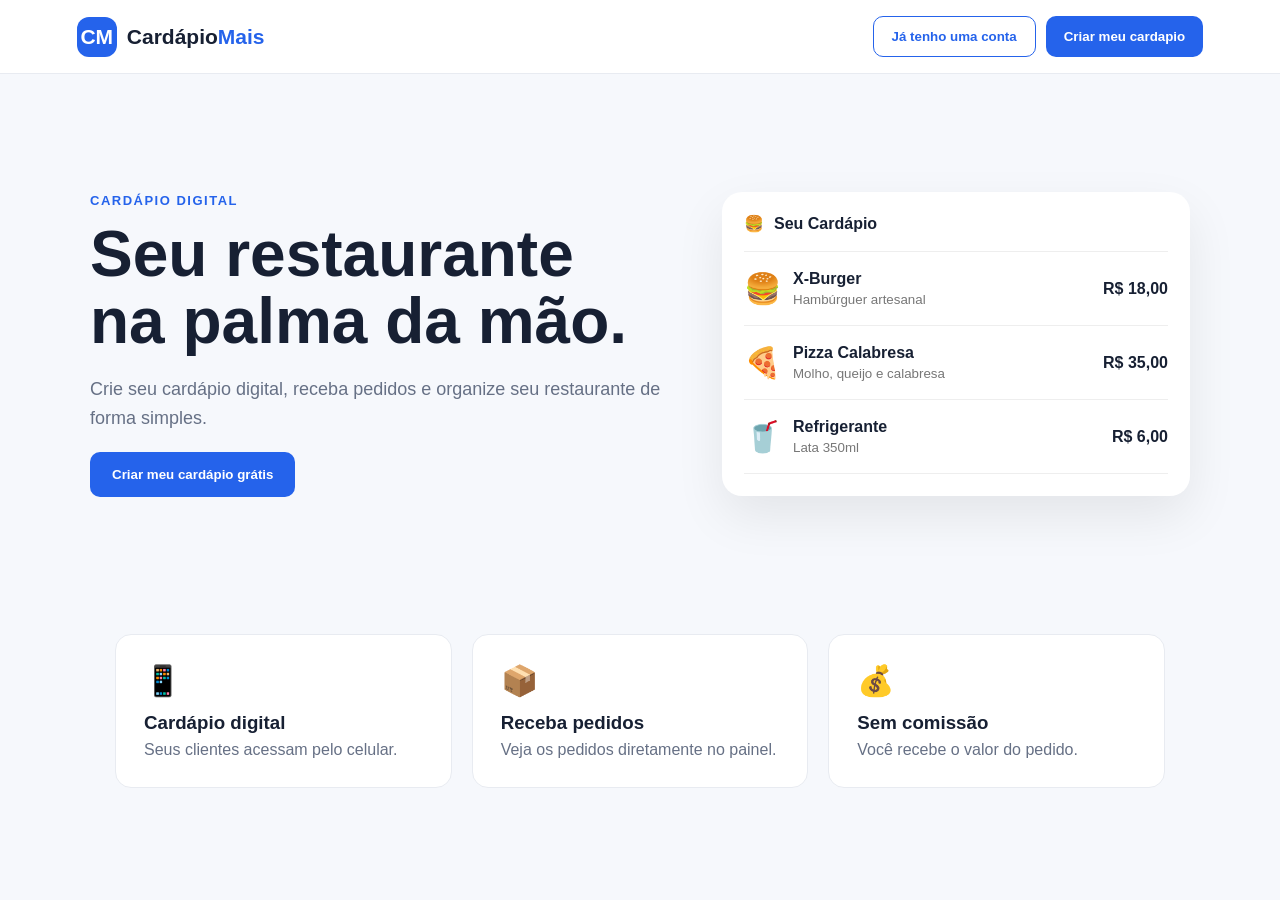
<file: index.html>
<!DOCTYPE html>
<html lang="pt-BR">
<head>
    <meta charset="UTF-8">
    <meta name="viewport" content="width=device-width, initial-scale=1.0">
    <title>CardápioMais</title>
    <link rel="stylesheet" href="style.css">
</head>
<body>

<header class="site-header">
    <div class="brand">
        <div class="brand-logo">CM</div>
        <strong>Cardápio<span>Mais</span></strong>
    </div>

    <div class="header-actions">
        <button class="btn-outline" onclick="abrirLogin()">Já tenho uma conta</button>
        <button class="btn-primary" onclick="abrirCadastro()">Criar meu cardapio</button>
    </div>
</header>

<main>
    <section class="hero">
        <div class="hero-content">
            <span class="eyebrow">CARDÁPIO DIGITAL</span>
            <h1>Seu restaurante na palma da mão.</h1>
            <p>Crie seu cardápio digital, receba pedidos e organize seu restaurante de forma simples.</p>
            <button class="btn-primary btn-large" onclick="abrirCadastro()">Criar meu cardápio grátis</button>
        </div>

        <div class="preview">
            <div class="preview-top">
                <span>🍔</span>
                <strong>Seu Cardápio</strong>
            </div>

            <div class="preview-item">
                <div>🍔</div>
                <span>X-Burger<small>Hambúrguer artesanal</small></span>
                <b>R$ 18,00</b>
            </div>

            <div class="preview-item">
                <div>🍕</div>
                <span>Pizza Calabresa<small>Molho, queijo e calabresa</small></span>
                <b>R$ 35,00</b>
            </div>

            <div class="preview-item">
                <div>🥤</div>
                <span>Refrigerante<small>Lata 350ml</small></span>
                <b>R$ 6,00</b>
            </div>
        </div>
    </section>

    <section class="features">
        <div>
            <span>📱</span>
            <h3>Cardápio digital</h3>
            <p>Seus clientes acessam pelo celular.</p>
        </div>

        <div>
            <span>📦</span>
            <h3>Receba pedidos</h3>
            <p>Veja os pedidos diretamente no painel.</p>
        </div>

        <div>
            <span>💰</span>
            <h3>Sem comissão</h3>
            <p>Você recebe o valor do pedido.</p>
        </div>
    </section>
</main>

<div class="modal" id="modalCadastro">
    <div class="modal-box">
        <button class="close" onclick="fecharCadastro()">×</button>

        <h2>Criar conta</h2>
        <p>Cadastre seu estabelecimento.</p>

        <form id="formCadastro" autocomplete="off">
            <input id="estabelecimento" placeholder="Nome do estabelecimento" autocomplete="organization" required>
            <input id="nome" placeholder="Nome do responsável" autocomplete="name" required>
            <input id="email" type="email" placeholder="E-mail" autocomplete="email" required>
            <input id="telefone" type="tel" placeholder="WhatsApp" required>

            <h3>📍 Endereço do restaurante</h3>

            <div class="grid2">
                <input id="cep" placeholder="CEP" required>
                <input id="numero" placeholder="Número" required>
            </div>

            <input id="rua" placeholder="Rua" required>
            <input id="bairro" placeholder="Bairro" required>

            <div class="grid2">
                <input id="cidade" placeholder="Cidade" required>
                <input id="estado" placeholder="UF" maxlength="2" required>
            </div>

            <input id="complemento" placeholder="Complemento (opcional)">
            <input id="senha" type="password" placeholder="Senha" autocomplete="new-password" readonly required>

            <button class="btn-primary full" type="submit">Criar conta</button>
        </form>
    </div>
</div>

<div class="modal" id="modalLogin">
    <div class="modal-box">
        <button class="close" onclick="fecharLogin()">×</button>

        <h2>Entrar</h2>
        <p>Acesse seu painel.</p>

        <form id="formLogin" autocomplete="on">
            <input id="loginEmail" type="email" placeholder="E-mail" autocomplete="username" required>
            <input id="loginSenha" type="password" placeholder="Senha" autocomplete="new-password" readonly required>

            <button class="btn-primary full" type="submit">Entrar</button>
        </form>
    </div>
</div>

<script src="script.js"></script>
</body>
</html>
</file>
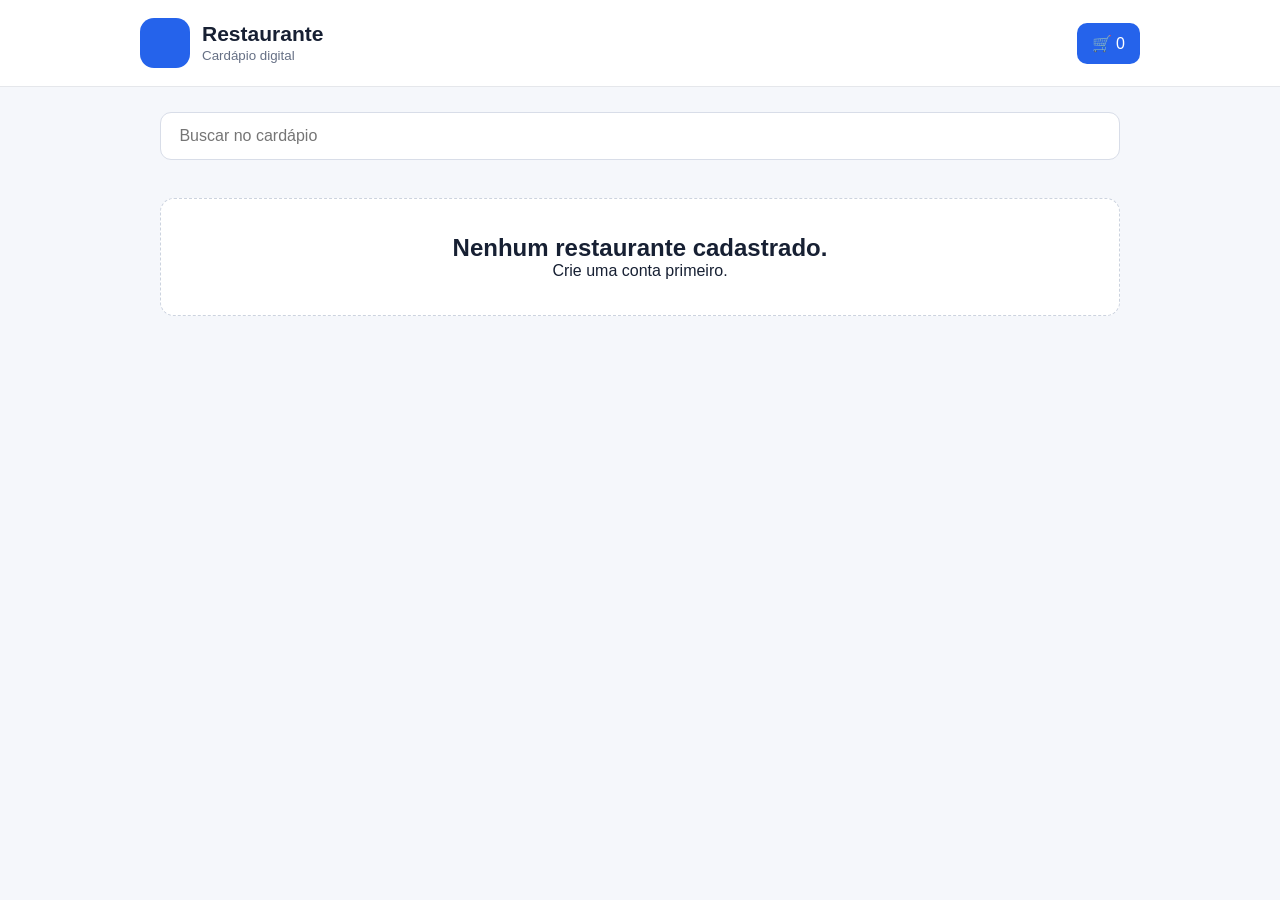
<file: cardapio.html>
<!DOCTYPE html>
<html lang="pt-BR">
<head>
    <meta charset="UTF-8">
    <meta name="viewport" content="width=device-width, initial-scale=1.0">
    <title>Cardápio</title>
    <link rel="stylesheet" href="cardapio.css">
</head>
<body>

<header>
    <div class="restaurant">
        <div class="restaurant-avatar" id="avatar"></div>

        <div>
            <h1 id="nomeRestaurante">Restaurante</h1>
            <small>Cardápio digital</small>
        </div>
    </div>

    <button class="cart-button" onclick="abrirCarrinho()">
        🛒 <span id="qtdCarrinho">0</span>
    </button>
</header>

<main>
    <input
        class="search"
        id="busca"
        placeholder=" Buscar no cardápio"
        oninput="render()"
    >

    <div id="categorias" class="categories"></div>

    <div id="cardapio"></div>
</main>

<div class="modal" id="modalCarrinho">
    <div class="box">
        <button class="close" onclick="fecharCarrinho()">×</button>

        <h2>Seu pedido</h2>

        <div id="itensCarrinho"></div>

        <div class="cart-total">
            <span>Total</span>
            <b id="totalCarrinho">R$ 0,00</b>
        </div>

        <button class="primary" onclick="abrirFinalizar()">
            Finalizar pedido
        </button>
    </div>
</div>

<div class="modal" id="modalFinalizar">
    <div class="box">
        <button class="close" onclick="fecharFinalizar()">×</button>

        <h2>Finalizar pedido</h2>
        <p>Preencha seus dados para entrega.</p>

        <form id="checkout">
            <input id="clienteNome" placeholder="Seu nome" required>
            <input id="clienteTelefone" type="tel" placeholder="WhatsApp" required>

            <h3>📍 Endereço de entrega</h3>

            <div class="grid">
                <input id="clienteCep" placeholder="CEP" required>
                <input id="clienteNumero" placeholder="Número" required>
            </div>

            <input id="clienteRua" placeholder="Rua" required>
            <input id="clienteBairro" placeholder="Bairro" required>
            <input id="clienteCidade" placeholder="Cidade" required>

            <div class="grid">
                <input id="clienteEstado" placeholder="UF" maxlength="2" required>
            </div>

            <input id="clienteComplemento" placeholder="Complemento (opcional)">

            <textarea id="clienteObservacao" placeholder="Observação do pedido"></textarea>

            <div class="checkout-total">
                Total: <b id="checkoutTotal">R$ 0,00</b>
            </div>

            <button class="primary" type="submit">Enviar pedido</button>
        </form>
    </div>
</div>

<script src="cardapio.js"></script>
</body>
</html>
</file>
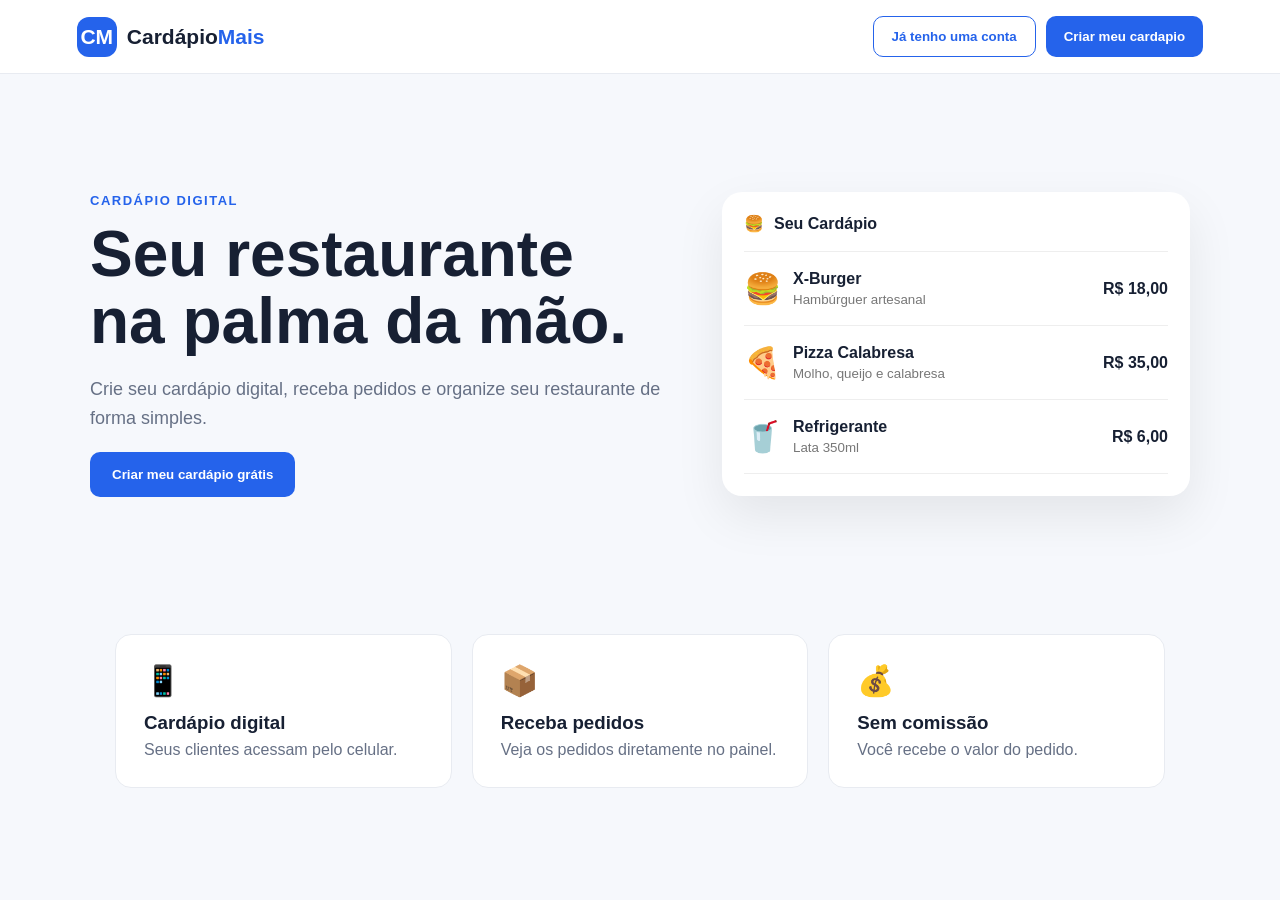
<file: dashboard.html>
<!DOCTYPE html>
<html lang="pt-BR">

<head>
    <meta charset="UTF-8">
    <meta name="viewport" content="width=device-width, initial-scale=1.0">
    <title>Painel - CardápioMais</title>
    <link rel="stylesheet" href="dashboard.css">
</head>

<body>

    <aside class="sidebar">
        <div class="logo">CM</div>
        <h2>Cardápio<span>Mais</span></h2>

        <div class="rest">
            <div id="avatar">R</div>
            <div>
                <b id="restNome">Restaurante</b>
                <small>Painel</small>
            </div>
        </div>

        <nav>
            <button class="nav ativo" data-secao="inicio" onclick="mostrarSecao('inicio', this)">📊 Visão geral</button>
            <button class="nav" data-secao="produtos" onclick="mostrarSecao('produtos', this)">🍔 Produtos</button>
            <button class="nav" data-secao="pedidos" onclick="mostrarSecao('pedidos', this)">📦 Pedidos <i
                    id="badge">0</i></button>
            <button class="nav" data-secao="cardapio" onclick="mostrarSecao('cardapio', this)">📱 Meu cardápio</button>
            <button class="nav" data-secao="configuracoes" onclick="mostrarSecao('configuracoes', this)">⚙️
                Configurações</button>
        </nav>

        <button class="sair" onclick="window.location.href='index.html'">🚪 Sair</button>
    </aside>

    <main class="main">

        <section id="inicio" class="secao ativo">
            <div class="top">
                <div>
                    <small>PAINEL</small>
                    <h1>Visão geral</h1>
                    <p>Acompanhe seus pedidos e produtos.</p>
                </div>
                <button onclick="atualizarTudo()">↻ Atualizar</button>
            </div>

            <div class="stats">
                <div>📦 <span>Pedidos<strong id="totalPedidos">0</strong></span></div>
                <div>💰 <span>Valor dos pedidos<strong id="totalVendas">R$ 0,00</strong></span></div>
                <div>🍔 <span>Produtos<strong id="totalProdutos">0</strong></span></div>
                <div>👥 <span>Clientes<strong id="totalClientes">0</strong></span></div>
            </div>

            <div class="panel">
                <h2>Pedidos recentes</h2>
                <div id="recentes"></div>
            </div>
        </section>

        <section id="produtos" class="secao">
            <div class="top">
                <div>
                    <small>GERENCIAMENTO</small>
                    <h1>Produtos</h1>
                </div>
                <button class="primary" onclick="abrirModalProduto()">+ Adicionar produto</button>
            </div>

            <div class="filters">
                <input id="busca" placeholder=" Buscar produto" oninput="renderProdutos()">
                <select id="categoria" onchange="renderProdutos()">
                    <option value="todas">Todas as categorias</option>
                </select>
            </div>

            <div id="listaProdutos" class="products"></div>
        </section>

        <section id="pedidos" class="secao">
            <div class="top">
                <div>
                    <small>VENDAS</small>
                    <h1>Pedidos</h1>
                    <p>Pedidos recebidos pelos clientes.</p>
                </div>
                <button onclick="renderPedidos()">↻ Atualizar pedidos</button>
            </div>

            <div class="order-filters">
                <button class="active" onclick="filtrar('todos', this)">Todos</button>
                <button onclick="filtrar('aguardando_pagamento', this)">Aguardando pagamento</button>
                <button onclick="filtrar('novo', this)">Novos</button>
                <button onclick="filtrar('em_preparo', this)">Em preparo</button>
                <button onclick="filtrar('pronto', this)">Prontos</button>
                <button onclick="filtrar('entregue', this)">Entregues</button>
                <button onclick="filtrar('cancelado', this)">Cancelados</button>
            </div>

            <div id="listaPedidos"></div>
        </section>

        <section id="cardapio" class="secao">
            <div class="top">
                <div>
                    <small>ENDEREÇO DIGITAL</small>
                    <h1>Meu cardápio</h1>
                </div>
            </div>

            <div class="panel center">
                <div class="big">📱</div>
                <p>Compartilhe seu cardápio com seus clientes.</p>

                <div class="link">
                    <span id="linkCardapio">cardapio.html</span>
                    <button onclick="copiarLink()">Copiar</button>
                </div>

                <button class="primary" onclick="window.open('cardapio.html', '_blank')">
                    Abrir cardápio
                </button>
            </div>
        </section>

        <section id="configuracoes" class="secao">
            <div class="top">
                <div>
                    <small>CONTA</small>
                    <h1>Configurações</h1>
                </div>
            </div>

            <div class="panel config">
                <p>Estabelecimento<strong id="cEstabelecimento"></strong></p>
                <p>Responsável<strong id="cNome"></strong></p>
                <p>E-mail<strong id="cEmail"></strong></p>
                <p>WhatsApp<strong id="cTelefone"></strong></p>
                <p>📍 Endereço<strong id="cEndereco"></strong></p>
            </div>
        </section>

    </main>

    <div class="modal" id="modalProduto">
        <div class="modal-box">
            <button class="close" onclick="fecharModalProduto()">×</button>

            <h2 id="tituloModalProduto">Adicionar produto</h2>

            <form id="formProduto">
                <input id="pNome" placeholder="Nome do produto" required>
                <textarea id="pDescricao" placeholder="Descrição"></textarea>

                <div class="grid">
                    <input id="pPreco" type="number" step="0.01" min="0" placeholder="Preço" required>
                    <input id="pCategoria" placeholder="Categoria" required>
                </div>

                <input id="pImagem" type="file" accept="image/*">

                <div id="preview"></div>

                <button class="primary" id="botaoSalvarProduto" type="submit">Salvar produto</button>
            </form>
        </div>
    </div>

    <script src="dashboard.js"></script>
</body>

</html>
</file>
<file: style.css>
* {
    box-sizing: border-box;
    margin: 0;
    padding: 0;
}

body {
    font-family: Arial, sans-serif;
    background: #f6f8fc;
    color: #172033;
}

.site-header {
    height: 74px;
    padding: 0 6%;
    background: white;
    display: flex;
    align-items: center;
    justify-content: space-between;
    border-bottom: 1px solid #e8ebf1;
}

.brand {
    display: flex;
    align-items: center;
    gap: 10px;
    font-size: 21px;
}

.brand-logo {
    width: 40px;
    height: 40px;
    border-radius: 12px;
    background: #2563eb;
    color: white;
    display: flex;
    align-items: center;
    justify-content: center;
    font-weight: bold;
}

.brand span {
    color: #2563eb;
}

.header-actions {
    display: flex;
    gap: 10px;
}

button {
    border: 0;
    cursor: pointer;
    font-family: inherit;
}

.btn-primary,
.btn-outline {
    padding: 12px 18px;
    border-radius: 10px;
    font-weight: bold;
    transition: .2s;
}

.btn-primary {
    background: #2563eb;
    color: white;
}

.btn-primary:hover {
    background: #1d4ed8;
}

.btn-outline {
    background: white;
    color: #2563eb;
    border: 1px solid #2563eb;
}

.btn-large {
    padding: 15px 22px;
    margin-top: 20px;
}

.hero {
    max-width: 1150px;
    margin: auto;
    min-height: 540px;
    padding: 70px 25px;
    display: grid;
    grid-template-columns: 1.1fr .9fr;
    gap: 60px;
    align-items: center;
}

.eyebrow {
    color: #2563eb;
    font-size: 13px;
    font-weight: bold;
    letter-spacing: 1.5px;
}

.hero h1 {
    margin-top: 12px;
    font-size: clamp(38px, 5vw, 64px);
    line-height: 1.05;
}

.hero p {
    margin-top: 20px;
    color: #667085;
    font-size: 18px;
    line-height: 1.6;
    max-width: 600px;
}

.preview {
    background: white;
    padding: 22px;
    border-radius: 20px;
    box-shadow: 0 20px 50px rgba(0,0,0,.08);
}

.preview-top {
    display: flex;
    gap: 10px;
    align-items: center;
    padding-bottom: 18px;
    border-bottom: 1px solid #eee;
}

.preview-item {
    display: flex;
    align-items: center;
    gap: 12px;
    padding: 18px 0;
    border-bottom: 1px solid #eee;
}

.preview-item > div {
    font-size: 30px;
}

.preview-item span {
    flex: 1;
    font-weight: bold;
}

.preview-item small {
    display: block;
    color: #777;
    font-weight: normal;
    margin-top: 4px;
}

.features {
    max-width: 1100px;
    margin: 20px auto 70px;
    padding: 0 25px;
    display: grid;
    grid-template-columns: repeat(3, 1fr);
    gap: 20px;
}

.features div {
    background: white;
    padding: 28px;
    border-radius: 16px;
    border: 1px solid #e8ebf1;
}

.features span {
    font-size: 30px;
}

.features h3 {
    margin: 14px 0 7px;
}

.features p {
    color: #667085;
}

.modal {
    display: none;
    position: fixed;
    inset: 0;
    background: rgba(0,0,0,.5);
    z-index: 1000;
    align-items: center;
    justify-content: center;
    padding: 20px;
}

.modal.ativo {
    display: flex;
}

.modal-box {
    background: white;
    width: min(500px, 100%);
    max-height: 90vh;
    overflow-y: auto;
    padding: 28px;
    border-radius: 18px;
    position: relative;
}

.close {
    position: absolute;
    right: 18px;
    top: 14px;
    background: none;
    font-size: 28px;
    color: #667085;
}

.modal-box h2 {
    margin-bottom: 8px;
}

.modal-box > p {
    color: #667085;
    margin-bottom: 20px;
}

form {
    display: flex;
    flex-direction: column;
    gap: 12px;
}

input,
textarea,
select {
    width: 100%;
    border: 1px solid #d8dde8;
    border-radius: 10px;
    padding: 13px;
    font: inherit;
    outline: none;
}

input:focus,
textarea:focus,
select:focus {
    border-color: #2563eb;
}

textarea {
    min-height: 90px;
    resize: vertical;
}

.grid2 {
    display: grid;
    grid-template-columns: 1fr 1fr;
    gap: 10px;
}

.full {
    width: 100%;
    margin-top: 5px;
}

@media (max-width: 750px) {
    .site-header {
        padding: 12px 20px;
        height: auto;
        gap: 15px;
        flex-wrap: wrap;
    }

    .header-actions {
        width: 100%;
    }

    .header-actions button {
        flex: 1;
    }

    .hero {
        grid-template-columns: 1fr;
        padding-top: 45px;
    }

    .features {
        grid-template-columns: 1fr;
    }
}
</file>
<file: cardapio.css>
* {
    box-sizing: border-box;
    margin: 0;
    padding: 0;
}

body {
    font-family: Arial, sans-serif;
    background: #f5f7fb;
    color: #172033;
}

button {
    border: 0;
    cursor: pointer;
    font: inherit;
}

header {
    background: white;
    padding: 18px max(20px, calc((100% - 1000px) / 2));
    border-bottom: 1px solid #e5e7eb;
    display: flex;
    justify-content: space-between;
    align-items: center;
}

.restaurant {
    display: flex;
    align-items: center;
    gap: 12px;
}

.restaurant-avatar {
    width: 50px;
    height: 50px;
    border-radius: 14px;
    background: #2563eb;
    color: white;
    display: flex;
    align-items: center;
    justify-content: center;
    font-size: 21px;
    font-weight: bold;
}

.restaurant h1 {
    font-size: 21px;
}

.restaurant small {
    color: #667085;
}

.cart-button {
    background: #2563eb;
    color: white;
    padding: 11px 15px;
    border-radius: 10px;
}

main {
    max-width: 1000px;
    margin: auto;
    padding: 25px 20px 60px;
}

.search {
    margin-bottom: 18px;
    padding: 14px;
    border: 1px solid #d8dde8;
    border-radius: 11px;
    width: 100%;
    font: inherit;
    outline: none;
}

.categories {
    display: flex;
    gap: 8px;
    overflow-x: auto;
    padding-bottom: 20px;
}

.categories button {
    white-space: nowrap;
    background: white;
    border: 1px solid #dce1ea;
    padding: 9px 14px;
    border-radius: 20px;
}

.categories button.active {
    background: #2563eb;
    color: white;
}

.menu-item {
    display: flex;
    gap: 18px;
    background: white;
    padding: 16px;
    border: 1px solid #e8ebf1;
    border-radius: 15px;
    margin-bottom: 14px;
}

.menu-item img,
.item-image {
    width: 130px;
    height: 130px;
    border-radius: 12px;
    object-fit: cover;
    background: #eef2f7;
    display: flex;
    align-items: center;
    justify-content: center;
    font-size: 45px;
    flex-shrink: 0;
}

.item-content {
    flex: 1;
}

.category {
    font-size: 12px;
    color: #2563eb;
    font-weight: bold;
}

.item-content h2 {
    margin: 6px 0;
}

.item-content p {
    color: #667085;
    margin-bottom: 15px;
}

.item-bottom {
    display: flex;
    align-items: center;
    justify-content: space-between;
    gap: 15px;
}

.item-bottom strong {
    font-size: 18px;
}

.item-bottom button,
.primary {
    background: #2563eb;
    color: white;
    padding: 10px 14px;
    border-radius: 9px;
}

.empty {
    background: white;
    padding: 35px;
    text-align: center;
    border: 1px dashed #ccd3df;
    border-radius: 14px;
}

.modal {
    display: none;
    position: fixed;
    inset: 0;
    background: rgba(0,0,0,.5);
    z-index: 1000;
    align-items: center;
    justify-content: center;
    padding: 20px;
}

.modal.ativo {
    display: flex;
}

.box {
    background: white;
    width: min(550px, 100%);
    max-height: 90vh;
    overflow-y: auto;
    border-radius: 17px;
    padding: 27px;
    position: relative;
}

.close {
    position: absolute;
    top: 12px;
    right: 18px;
    background: none;
    font-size: 28px;
    color: #667085;
}

.box h2 {
    margin-bottom: 18px;
}

.box p {
    color: #667085;
    margin-bottom: 18px;
}

form {
    display: flex;
    flex-direction: column;
    gap: 12px;
}

input,
textarea {
    padding: 13px;
    border: 1px solid #d8dde8;
    border-radius: 9px;
    font: inherit;
    outline: none;
}

textarea {
    min-height: 90px;
    resize: vertical;
}

.grid {
    display: grid;
    grid-template-columns: 1fr 1fr;
    gap: 10px;
}

.cart-item {
    display: flex;
    justify-content: space-between;
    align-items: center;
    gap: 10px;
    padding: 15px 0;
    border-bottom: 1px solid #eee;
}

.cart-item small {
    display: block;
    color: #667085;
    margin-top: 4px;
}

.quantity {
    display: flex;
    align-items: center;
    gap: 8px;
}

.quantity button {
    width: 30px;
    height: 30px;
    border-radius: 7px;
    background: #eef2f7;
}

.cart-total,
.checkout-total {
    display: flex;
    justify-content: space-between;
    padding: 18px 0;
    font-size: 18px;
}

@media (max-width: 600px) {
    .menu-item {
        gap: 12px;
    }

    .menu-item img,
    .item-image {
        width: 95px;
        height: 95px;
    }

    .item-content h2 {
        font-size: 18px;
    }

    .item-content p {
        font-size: 14px;
    }

    .item-bottom {
        align-items: flex-start;
        flex-direction: column;
    }
}
</file>
<file: dashboard.css>
* {
    box-sizing: border-box;
    margin: 0;
    padding: 0;
}

body {
    font-family: Arial, sans-serif;
    background: #f5f7fb;
    color: #172033;
    display: flex;
    min-height: 100vh;
}

button {
    font: inherit;
    cursor: pointer;
    border: 0;
}

.sidebar {
    width: 250px;
    background: #111827;
    color: white;
    padding: 25px 18px;
    position: fixed;
    top: 0;
    bottom: 0;
    left: 0;
}

.logo {
    width: 45px;
    height: 45px;
    border-radius: 12px;
    background: #2563eb;
    display: flex;
    align-items: center;
    justify-content: center;
    font-weight: bold;
    margin-bottom: 10px;
}

.sidebar h2 {
    margin-bottom: 25px;
}

.sidebar h2 span {
    color: #60a5fa;
}

.rest {
    display: flex;
    gap: 10px;
    align-items: center;
    background: #1f2937;
    padding: 12px;
    border-radius: 12px;
    margin-bottom: 25px;
}

.rest > div:first-child {
    width: 38px;
    height: 38px;
    border-radius: 50%;
    background: #2563eb;
    display: flex;
    align-items: center;
    justify-content: center;
    font-weight: bold;
}

.rest small,
.rest b {
    display: block;
}

.rest small {
    color: #9ca3af;
    margin-top: 3px;
}

nav {
    display: flex;
    flex-direction: column;
    gap: 6px;
}

.nav {
    width: 100%;
    text-align: left;
    padding: 13px;
    border-radius: 9px;
    color: #d1d5db;
    background: transparent;
}

.nav:hover,
.nav.ativo {
    background: #2563eb;
    color: white;
}

.nav i {
    float: right;
    font-style: normal;
    background: #ef4444;
    border-radius: 20px;
    padding: 2px 7px;
    font-size: 11px;
}

.sair {
    position: absolute;
    bottom: 25px;
    left: 18px;
    right: 18px;
    background: #1f2937;
    color: white;
    padding: 13px;
    border-radius: 9px;
}

.main {
    margin-left: 250px;
    width: calc(100% - 250px);
    padding: 35px;
}

.secao {
    display: none;
}

.secao.ativo {
    display: block;
}

.top {
    display: flex;
    justify-content: space-between;
    align-items: center;
    gap: 20px;
    margin-bottom: 25px;
}

.top small {
    color: #2563eb;
    font-weight: bold;
    letter-spacing: 1px;
}

.top h1 {
    margin: 5px 0;
    font-size: 30px;
}

.top p {
    color: #667085;
}

.top > button,
.filters button {
    background: white;
    border: 1px solid #dce1ea;
    padding: 11px 15px;
    border-radius: 9px;
}

.primary {
    background: #2563eb !important;
    color: white !important;
    border: 0 !important;
}

.stats {
    display: grid;
    grid-template-columns: repeat(4, 1fr);
    gap: 15px;
    margin-bottom: 25px;
}

.stats > div {
    background: white;
    padding: 22px;
    border-radius: 14px;
    border: 1px solid #e8ebf1;
    font-size: 24px;
    display: flex;
    gap: 12px;
}

.stats span {
    font-size: 13px;
    color: #667085;
}

.stats strong {
    display: block;
    color: #172033;
    font-size: 22px;
    margin-top: 7px;
}

.panel {
    background: white;
    border: 1px solid #e8ebf1;
    border-radius: 14px;
    padding: 24px;
}

.panel h2 {
    margin-bottom: 18px;
}

.filters {
    display: grid;
    grid-template-columns: 1fr 220px;
    gap: 12px;
    margin-bottom: 20px;
}

input,
textarea,
select {
    width: 100%;
    padding: 13px;
    border: 1px solid #d7dce5;
    border-radius: 9px;
    font: inherit;
    outline: none;
}

textarea {
    min-height: 90px;
    resize: vertical;
}

input:focus,
textarea:focus,
select:focus {
    border-color: #2563eb;
}

.products {
    display: grid;
    grid-template-columns: repeat(3, 1fr);
    gap: 15px;
}

.product {
    background: white;
    border: 1px solid #e8ebf1;
    border-radius: 14px;
    overflow: hidden;
}

.product-image {
    height: 170px;
    background: #eef2f7;
    display: flex;
    align-items: center;
    justify-content: center;
    font-size: 55px;
    object-fit: cover;
    width: 100%;
}

.product-content {
    padding: 16px;
}

.product-content small {
    color: #2563eb;
}

.product-content h3 {
    margin: 7px 0;
}

.product-content p {
    color: #667085;
    min-height: 20px;
}

.price {
    display: block;
    margin-top: 12px;
    font-size: 18px;
}

.edit-product,
.remove-product {
    width: 100%;
    margin-top: 16px;
    padding: 10px 12px;
    border-radius: 8px;
    cursor: pointer;
}

.edit-product {
    background: #eff6ff;
    border: 1px solid #bfdbfe;
    color: #1d4ed8;
}

.edit-product:hover {
    background: #dbeafe;
}

.remove-product {
    background: #fff1f2;
    border: 1px solid #fecdd3;
    border-radius: 8px;
    color: #be123c;
    cursor: pointer;
}

.remove-product:hover {
    background: #ffe4e6;
}

.order-filters {
    display: flex;
    flex-wrap: wrap;
    gap: 8px;
    margin-bottom: 20px;
}

.order-filters button {
    padding: 9px 12px;
    background: white;
    border: 1px solid #dce1ea;
    border-radius: 8px;
}

.order-filters button.active {
    background: #2563eb;
    color: white;
}

.order {
    background: white;
    border: 1px solid #e3e7ee;
    border-radius: 14px;
    padding: 20px;
    margin-bottom: 15px;
}

.order-head {
    display: flex;
    justify-content: space-between;
    gap: 15px;
    margin-bottom: 15px;
}

.status {
    padding: 7px 10px;
    border-radius: 20px;
    background: #eef2ff;
    color: #3730a3;
    font-size: 12px;
    font-weight: bold;
}

.order p {
    color: #667085;
    margin: 7px 0;
}

.order ul {
    padding-left: 20px;
    margin: 12px 0;
}

.order-actions {
    display: flex;
    gap: 8px;
    flex-wrap: wrap;
    margin-top: 15px;
}

.order-actions button {
    background: #f1f5f9;
    padding: 8px 10px;
    border-radius: 8px;
}

.link {
    display: flex;
    align-items: center;
    gap: 10px;
    background: #f5f7fb;
    border: 1px solid #e1e5ec;
    padding: 12px;
    border-radius: 9px;
    margin: 18px 0;
}

.link span {
    flex: 1;
    overflow: hidden;
    text-overflow: ellipsis;
}

.link button {
    background: #2563eb;
    color: white;
    padding: 8px 12px;
    border-radius: 7px;
}

.center {
    text-align: center;
    max-width: 700px;
}

.big {
    font-size: 60px;
    margin-bottom: 10px;
}

.config p {
    padding: 16px 0;
    border-bottom: 1px solid #eee;
    color: #667085;
}

.config strong {
    display: block;
    color: #172033;
    margin-top: 5px;
}

.modal {
    display: none;
    position: fixed;
    inset: 0;
    background: rgba(0,0,0,.5);
    z-index: 1000;
    align-items: center;
    justify-content: center;
    padding: 20px;
}

.modal.ativo {
    display: flex;
}

.modal-box {
    background: white;
    width: min(520px, 100%);
    max-height: 90vh;
    overflow-y: auto;
    padding: 28px;
    border-radius: 16px;
    position: relative;
}

.close {
    position: absolute;
    right: 18px;
    top: 12px;
    background: none;
    font-size: 28px;
    color: #667085;
}

.modal-box h2 {
    margin-bottom: 20px;
}

form {
    display: flex;
    flex-direction: column;
    gap: 12px;
}

.grid {
    display: grid;
    grid-template-columns: 1fr 1fr;
    gap: 10px;
}

.empty {
    background: white;
    border: 1px dashed #ccd3df;
    padding: 35px;
    text-align: center;
    border-radius: 14px;
    color: #667085;
}

.recent-order {
    padding: 15px 0;
    border-bottom: 1px solid #eee;
}

.recent-order:last-child {
    border-bottom: 0;
}

@media (max-width: 1000px) {
    .stats {
        grid-template-columns: repeat(2, 1fr);
    }

    .products {
        grid-template-columns: repeat(2, 1fr);
    }
}

@media (max-width: 750px) {
    body {
        display: block;
    }

    .sidebar {
        position: relative;
        width: 100%;
        height: auto;
    }

    .sair {
        position: static;
        width: 100%;
        margin-top: 20px;
    }

    .main {
        margin-left: 0;
        width: 100%;
        padding: 20px;
    }

    .top {
        align-items: flex-start;
        flex-direction: column;
    }

    .stats,
    .products,
    .filters {
        grid-template-columns: 1fr;
    }
}
</file>
